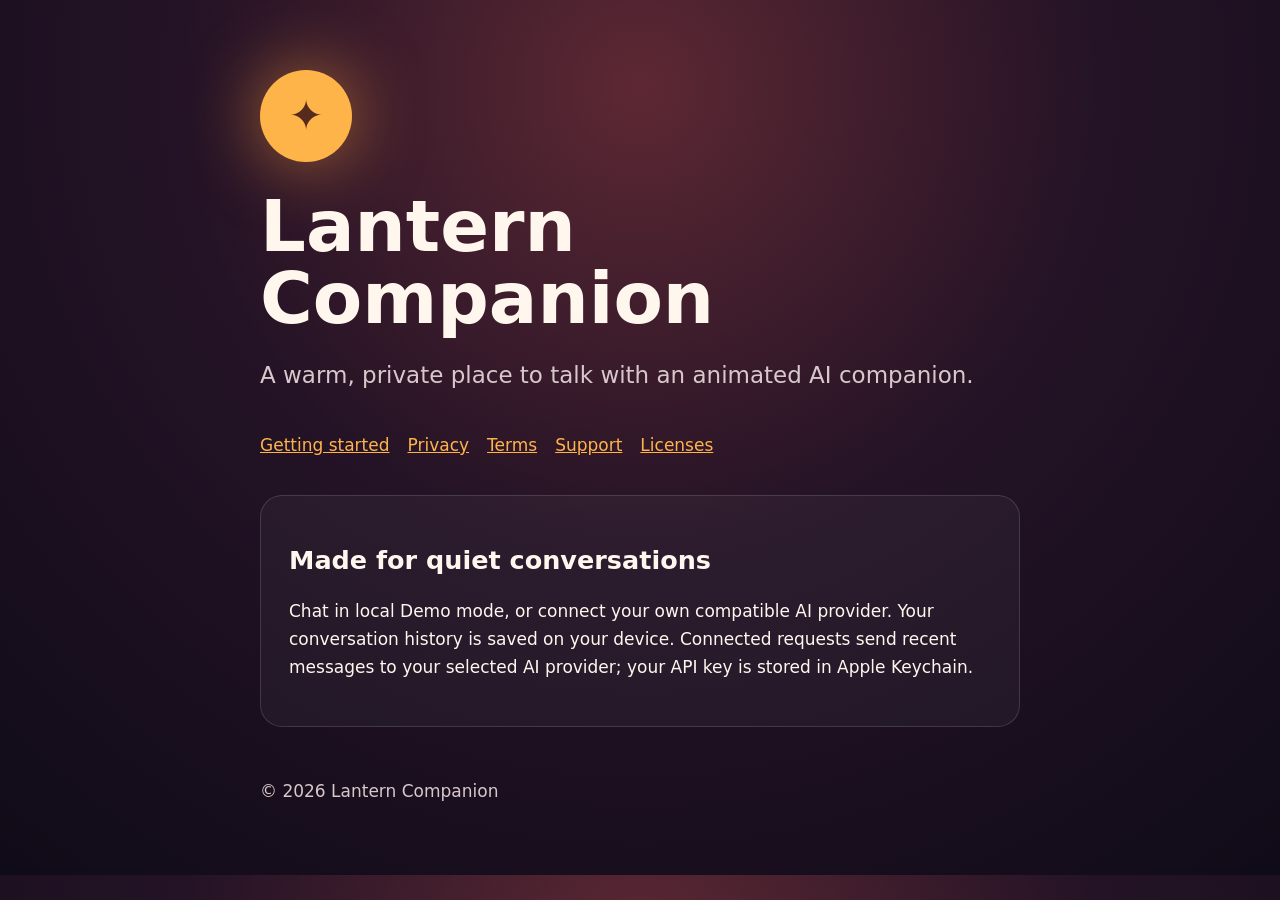
<file: index.html>
<!doctype html><html lang="en"><head><meta charset="utf-8"><meta name="viewport" content="width=device-width,initial-scale=1"><title>Lantern Companion</title><link rel="stylesheet" href="style.css"></head><body><main><div class="lantern">✦</div><h1>Lantern Companion</h1><p class="lead">A warm, private place to talk with an animated AI companion.</p><nav><a href="guides/">Getting started</a><a href="privacy/">Privacy</a><a href="terms/">Terms</a><a href="support/">Support</a><a href="licenses/">Licenses</a></nav><section><h2>Made for quiet conversations</h2><p>Chat in local Demo mode, or connect your own compatible AI provider. Your conversation history is saved on your device. Connected requests send recent messages to your selected AI provider; your API key is stored in Apple Keychain.</p></section><footer>© 2026 Lantern Companion</footer></main></body></html>
</file>
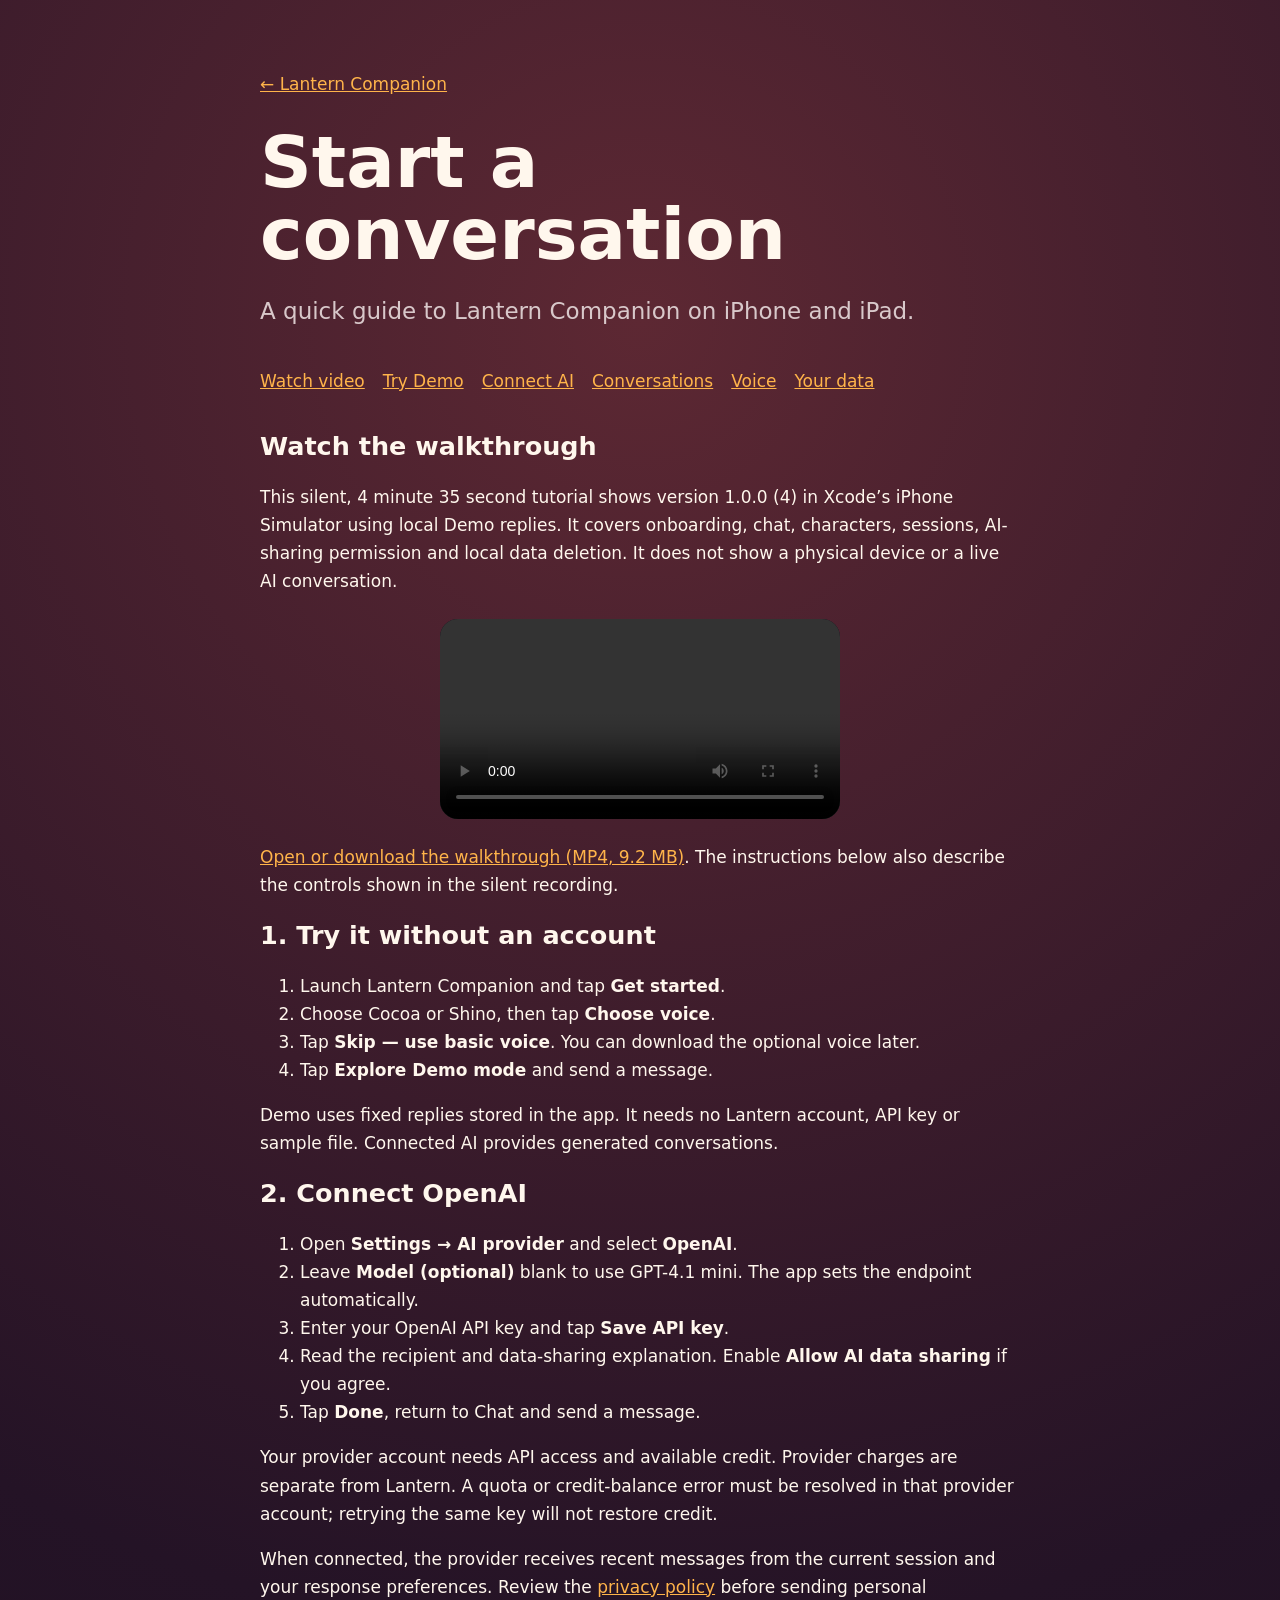
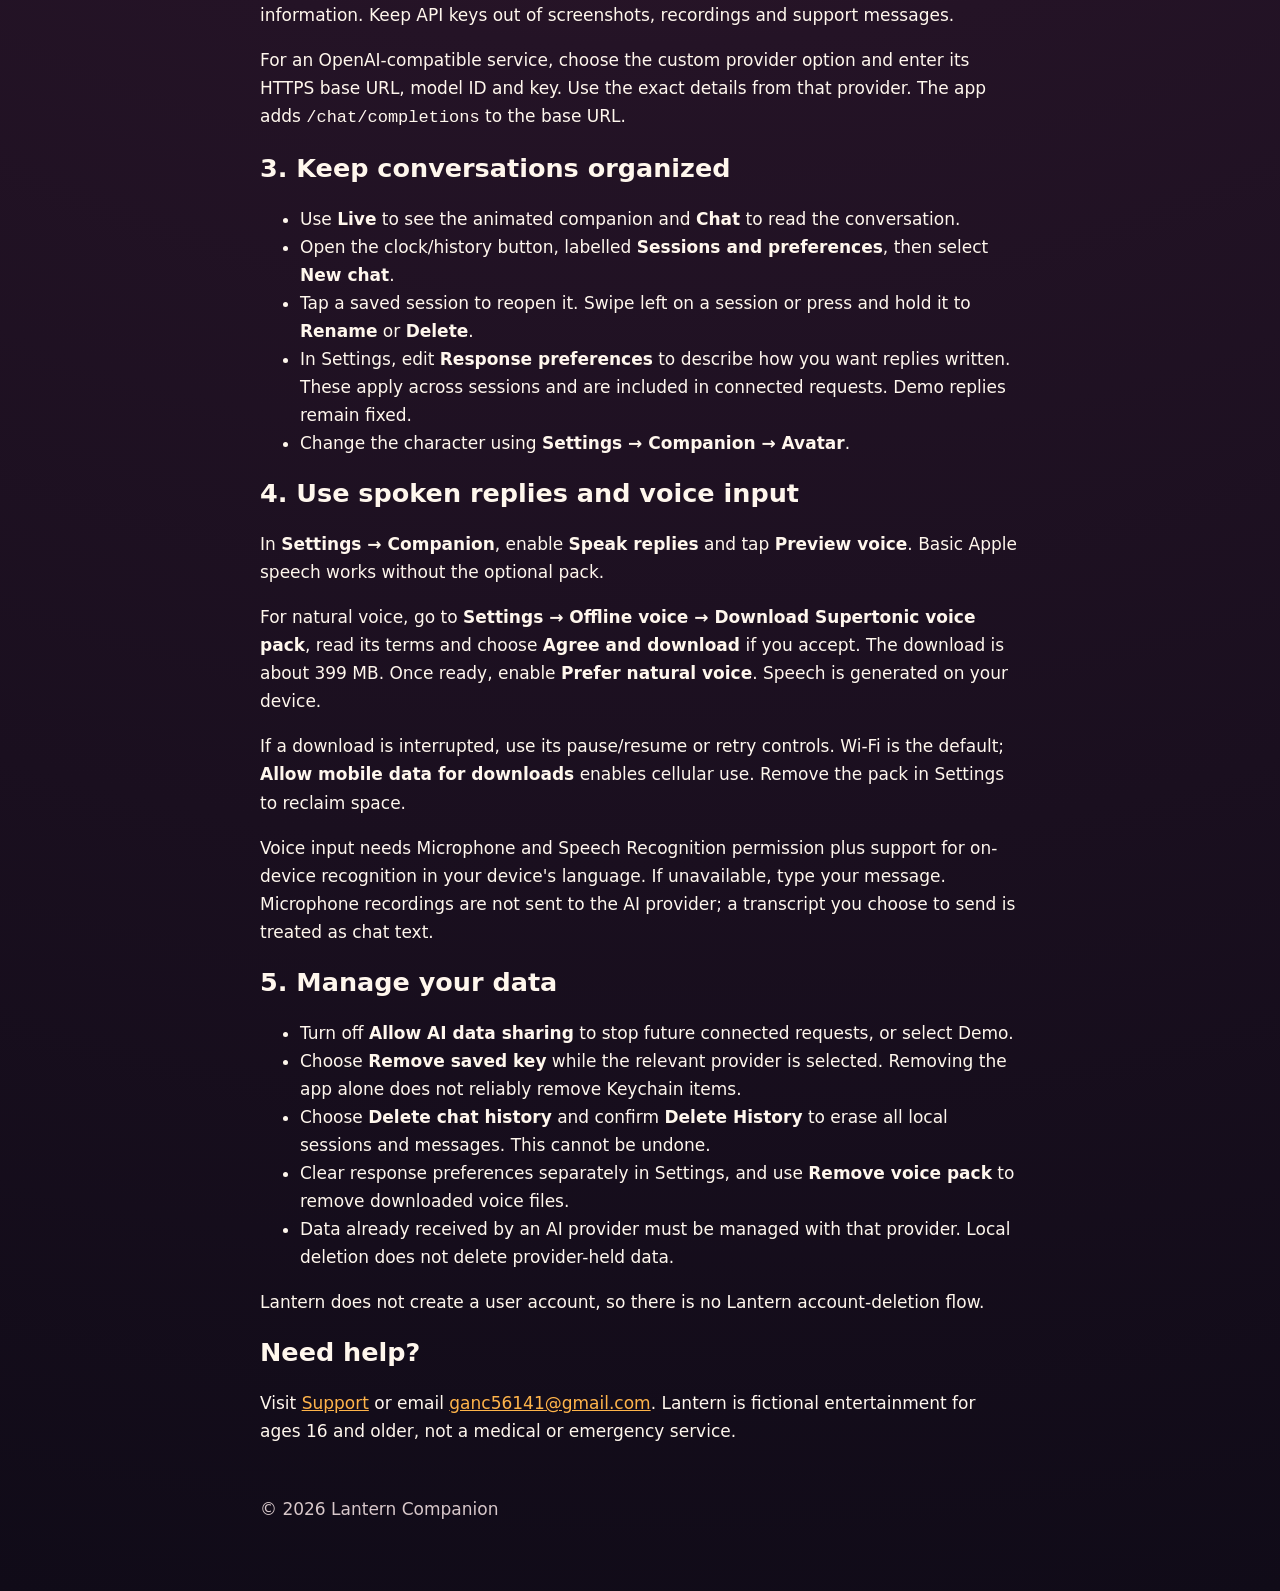
<file: guides/index.html>
<!doctype html>
<html lang="en"><head><meta charset="utf-8"><meta name="viewport" content="width=device-width,initial-scale=1"><title>How to use Lantern Companion</title><link rel="stylesheet" href="../style.css"></head>
<body><main>
<a href="../">← Lantern Companion</a>
<h1>Start a conversation</h1>
<p class="lead">A quick guide to Lantern Companion on iPhone and iPad.</p>
<nav aria-label="Guide sections"><a href="#walkthrough">Watch video</a><a href="#demo">Try Demo</a><a href="#ai">Connect AI</a><a href="#sessions">Conversations</a><a href="#voice">Voice</a><a href="#privacy">Your data</a></nav>
<h2 id="walkthrough">Watch the walkthrough</h2>
<p>This silent, 4 minute 35 second tutorial shows version 1.0.0 (4) in Xcode’s iPhone Simulator using local Demo replies. It covers onboarding, chat, characters, sessions, AI-sharing permission and local data deletion. It does not show a physical device or a live AI conversation.</p>
<video controls playsinline preload="metadata" aria-label="Lantern Companion Simulator Demo walkthrough" style="display:block;width:min(100%,400px);height:auto;margin:24px auto;border-radius:18px;background:#100b18"><source src="../media/Lantern-Build4-Simulator-Walkthrough.mp4" type="video/mp4">Your browser does not support video playback. Use the download link below.</video>
<p><a href="../media/Lantern-Build4-Simulator-Walkthrough.mp4">Open or download the walkthrough (MP4, 9.2 MB)</a>. The instructions below also describe the controls shown in the silent recording.</p>
<h2 id="demo">1. Try it without an account</h2>
<ol><li>Launch Lantern Companion and tap <strong>Get started</strong>.</li><li>Choose Cocoa or Shino, then tap <strong>Choose voice</strong>.</li><li>Tap <strong>Skip — use basic voice</strong>. You can download the optional voice later.</li><li>Tap <strong>Explore Demo mode</strong> and send a message.</li></ol>
<p>Demo uses fixed replies stored in the app. It needs no Lantern account, API key or sample file. Connected AI provides generated conversations.</p>
<h2 id="ai">2. Connect OpenAI</h2>
<ol><li>Open <strong>Settings → AI provider</strong> and select <strong>OpenAI</strong>.</li><li>Leave <strong>Model (optional)</strong> blank to use GPT-4.1 mini. The app sets the endpoint automatically.</li><li>Enter your OpenAI API key and tap <strong>Save API key</strong>.</li><li>Read the recipient and data-sharing explanation. Enable <strong>Allow AI data sharing</strong> if you agree.</li><li>Tap <strong>Done</strong>, return to Chat and send a message.</li></ol>
<p>Your provider account needs API access and available credit. Provider charges are separate from Lantern. A quota or credit-balance error must be resolved in that provider account; retrying the same key will not restore credit.</p>
<p>When connected, the provider receives recent messages from the current session and your response preferences. Review the <a href="../privacy/">privacy policy</a> before sending personal information. Keep API keys out of screenshots, recordings and support messages.</p>
<p>For an OpenAI-compatible service, choose the custom provider option and enter its HTTPS base URL, model ID and key. Use the exact details from that provider. The app adds <code>/chat/completions</code> to the base URL.</p>
<h2 id="sessions">3. Keep conversations organized</h2>
<ul><li>Use <strong>Live</strong> to see the animated companion and <strong>Chat</strong> to read the conversation.</li><li>Open the clock/history button, labelled <strong>Sessions and preferences</strong>, then select <strong>New chat</strong>.</li><li>Tap a saved session to reopen it. Swipe left on a session or press and hold it to <strong>Rename</strong> or <strong>Delete</strong>.</li><li>In Settings, edit <strong>Response preferences</strong> to describe how you want replies written. These apply across sessions and are included in connected requests. Demo replies remain fixed.</li><li>Change the character using <strong>Settings → Companion → Avatar</strong>.</li></ul>
<h2 id="voice">4. Use spoken replies and voice input</h2>
<p>In <strong>Settings → Companion</strong>, enable <strong>Speak replies</strong> and tap <strong>Preview voice</strong>. Basic Apple speech works without the optional pack.</p>
<p>For natural voice, go to <strong>Settings → Offline voice → Download Supertonic voice pack</strong>, read its terms and choose <strong>Agree and download</strong> if you accept. The download is about 399 MB. Once ready, enable <strong>Prefer natural voice</strong>. Speech is generated on your device.</p>
<p>If a download is interrupted, use its pause/resume or retry controls. Wi-Fi is the default; <strong>Allow mobile data for downloads</strong> enables cellular use. Remove the pack in Settings to reclaim space.</p>
<p>Voice input needs Microphone and Speech Recognition permission plus support for on-device recognition in your device's language. If unavailable, type your message. Microphone recordings are not sent to the AI provider; a transcript you choose to send is treated as chat text.</p>
<h2 id="privacy">5. Manage your data</h2>
<ul><li>Turn off <strong>Allow AI data sharing</strong> to stop future connected requests, or select Demo.</li><li>Choose <strong>Remove saved key</strong> while the relevant provider is selected. Removing the app alone does not reliably remove Keychain items.</li><li>Choose <strong>Delete chat history</strong> and confirm <strong>Delete History</strong> to erase all local sessions and messages. This cannot be undone.</li><li>Clear response preferences separately in Settings, and use <strong>Remove voice pack</strong> to remove downloaded voice files.</li><li>Data already received by an AI provider must be managed with that provider. Local deletion does not delete provider-held data.</li></ul>
<p>Lantern does not create a user account, so there is no Lantern account-deletion flow.</p>
<h2>Need help?</h2><p>Visit <a href="../support/">Support</a> or email <a href="mailto:ganc56141@gmail.com">ganc56141@gmail.com</a>. Lantern is fictional entertainment for ages 16 and older, not a medical or emergency service.</p>
<footer>© 2026 Lantern Companion</footer>
</main></body></html>
</file>
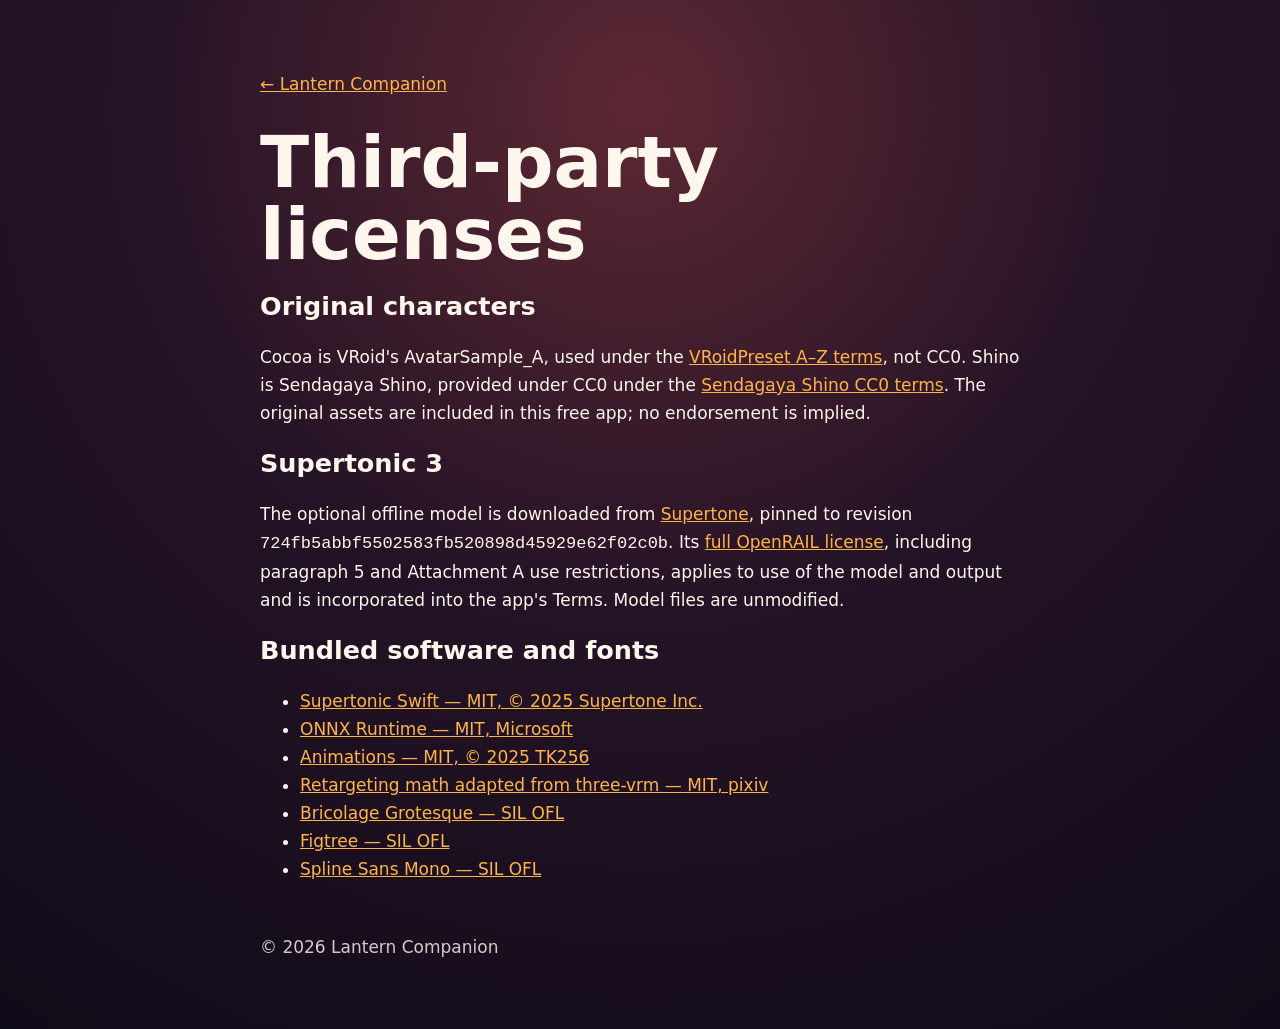
<file: licenses/index.html>
<!doctype html><html lang="en"><head><meta charset="utf-8"><meta name="viewport" content="width=device-width,initial-scale=1"><title>Licenses — Lantern Companion</title><link rel="stylesheet" href="../style.css"></head><body><main><a href="../">← Lantern Companion</a><h1>Third-party licenses</h1><h2>Original characters</h2><p>Cocoa is VRoid's AvatarSample_A, used under the <a href="https://vroid.pixiv.help/hc/en-us/articles/4402394424089-VRoidPreset-A-Z">VRoidPreset A–Z terms</a>, not CC0. Shino is Sendagaya Shino, provided under CC0 under the <a href="https://vroid.pixiv.help/hc/en-us/articles/360013482714-Sendagaya-Shino">Sendagaya Shino CC0 terms</a>. The original assets are included in this free app; no endorsement is implied.</p><h2>Supertonic 3</h2><p>The optional offline model is downloaded from <a href="https://huggingface.co/Supertone/supertonic-3">Supertone</a>, pinned to revision <code>724fb5abbf5502583fb520898d45929e62f02c0b</code>. Its <a href="Supertonic-Model-License.txt">full OpenRAIL license</a>, including paragraph 5 and Attachment A use restrictions, applies to use of the model and output and is incorporated into the app's Terms. Model files are unmodified.</p><h2>Bundled software and fonts</h2><ul><li><a href="Supertonic-LICENSE.txt">Supertonic Swift — MIT, © 2025 Supertone Inc.</a></li><li><a href="ONNXRuntime-License.txt">ONNX Runtime — MIT, Microsoft</a></li><li><a href="VRMA-License.txt">Animations — MIT, © 2025 TK256</a></li><li><a href="Pixiv-License.txt">Retargeting math adapted from three-vrm — MIT, pixiv</a></li><li><a href="Bricolage-OFL.txt">Bricolage Grotesque — SIL OFL</a></li><li><a href="Figtree-OFL.txt">Figtree — SIL OFL</a></li><li><a href="SplineSansMono-OFL.txt">Spline Sans Mono — SIL OFL</a></li></ul><footer>© 2026 Lantern Companion</footer></main></body></html>
</file>
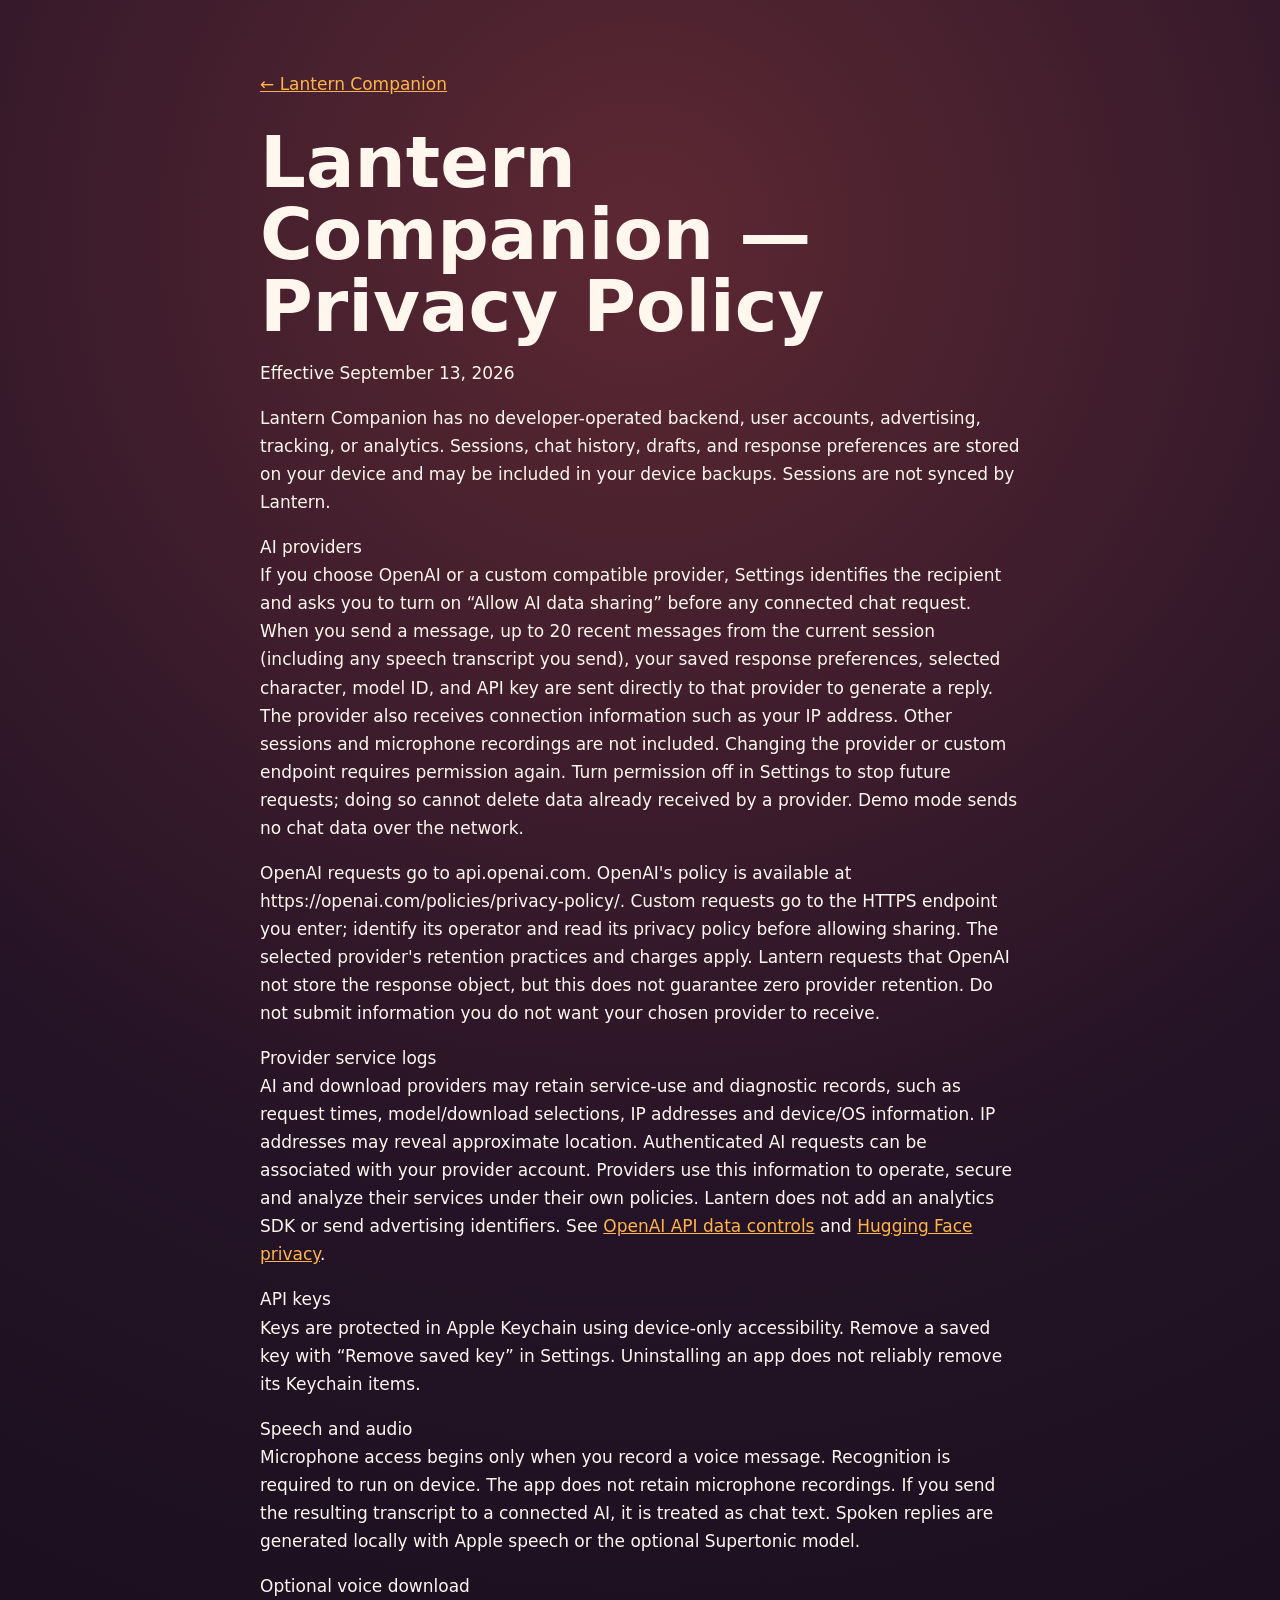
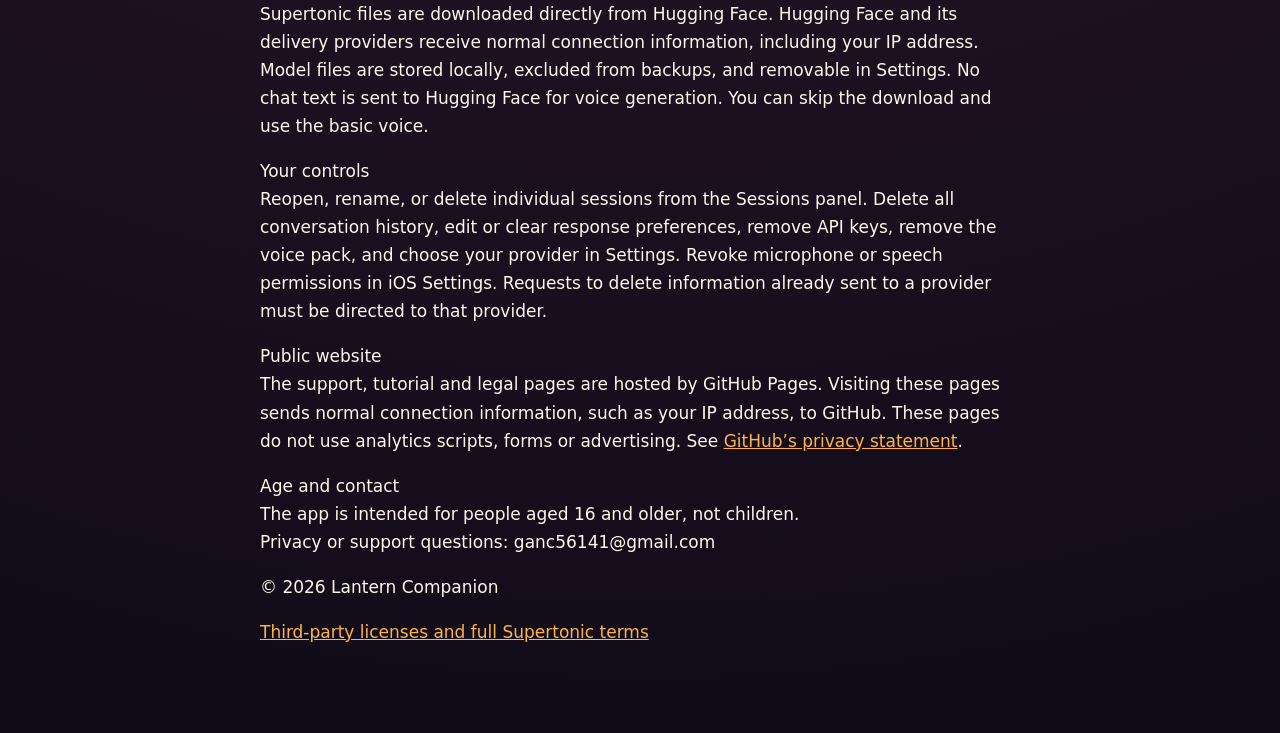
<file: privacy/index.html>
<!doctype html><html lang="en"><head><meta charset="utf-8"><meta name="viewport" content="width=device-width,initial-scale=1"><title>Lantern Companion — Privacy Policy</title><link rel="stylesheet" href="../style.css"></head><body><main><a href="../">← Lantern Companion</a><h1>Lantern Companion — Privacy Policy</h1><p>Effective September 13, 2026</p><p>Lantern Companion has no developer-operated backend, user accounts, advertising, tracking, or analytics. Sessions, chat history, drafts, and response preferences are stored on your device and may be included in your device backups. Sessions are not synced by Lantern.</p><p>AI providers<br>If you choose OpenAI or a custom compatible provider, Settings identifies the recipient and asks you to turn on “Allow AI data sharing” before any connected chat request. When you send a message, up to 20 recent messages from the current session (including any speech transcript you send), your saved response preferences, selected character, model ID, and API key are sent directly to that provider to generate a reply. The provider also receives connection information such as your IP address. Other sessions and microphone recordings are not included. Changing the provider or custom endpoint requires permission again. Turn permission off in Settings to stop future requests; doing so cannot delete data already received by a provider. Demo mode sends no chat data over the network.</p><p>OpenAI requests go to api.openai.com. OpenAI's policy is available at https://openai.com/policies/privacy-policy/. Custom requests go to the HTTPS endpoint you enter; identify its operator and read its privacy policy before allowing sharing. The selected provider's retention practices and charges apply. Lantern requests that OpenAI not store the response object, but this does not guarantee zero provider retention. Do not submit information you do not want your chosen provider to receive.</p><p>Provider service logs<br>AI and download providers may retain service-use and diagnostic records, such as request times, model/download selections, IP addresses and device/OS information. IP addresses may reveal approximate location. Authenticated AI requests can be associated with your provider account. Providers use this information to operate, secure and analyze their services under their own policies. Lantern does not add an analytics SDK or send advertising identifiers. See <a href="https://developers.openai.com/api/docs/guides/your-data">OpenAI API data controls</a> and <a href="https://huggingface.co/privacy">Hugging Face privacy</a>.</p><p>API keys<br>Keys are protected in Apple Keychain using device-only accessibility. Remove a saved key with “Remove saved key” in Settings. Uninstalling an app does not reliably remove its Keychain items.</p><p>Speech and audio<br>Microphone access begins only when you record a voice message. Recognition is required to run on device. The app does not retain microphone recordings. If you send the resulting transcript to a connected AI, it is treated as chat text. Spoken replies are generated locally with Apple speech or the optional Supertonic model.</p><p>Optional voice download<br>Supertonic files are downloaded directly from Hugging Face. Hugging Face and its delivery providers receive normal connection information, including your IP address. Model files are stored locally, excluded from backups, and removable in Settings. No chat text is sent to Hugging Face for voice generation. You can skip the download and use the basic voice.</p><p>Your controls<br>Reopen, rename, or delete individual sessions from the Sessions panel. Delete all conversation history, edit or clear response preferences, remove API keys, remove the voice pack, and choose your provider in Settings. Revoke microphone or speech permissions in iOS Settings. Requests to delete information already sent to a provider must be directed to that provider.</p><p>Public website<br>The support, tutorial and legal pages are hosted by GitHub Pages. Visiting these pages sends normal connection information, such as your IP address, to GitHub. These pages do not use analytics scripts, forms or advertising. See <a href="https://docs.github.com/en/site-policy/privacy-policies/github-general-privacy-statement">GitHub’s privacy statement</a>.</p><p>Age and contact<br>The app is intended for people aged 16 and older, not children.<br>Privacy or support questions: ganc56141@gmail.com</p><p>© 2026 Lantern Companion</p><p><a href="../licenses/">Third-party licenses and full Supertonic terms</a></p></main></body></html>
</file>
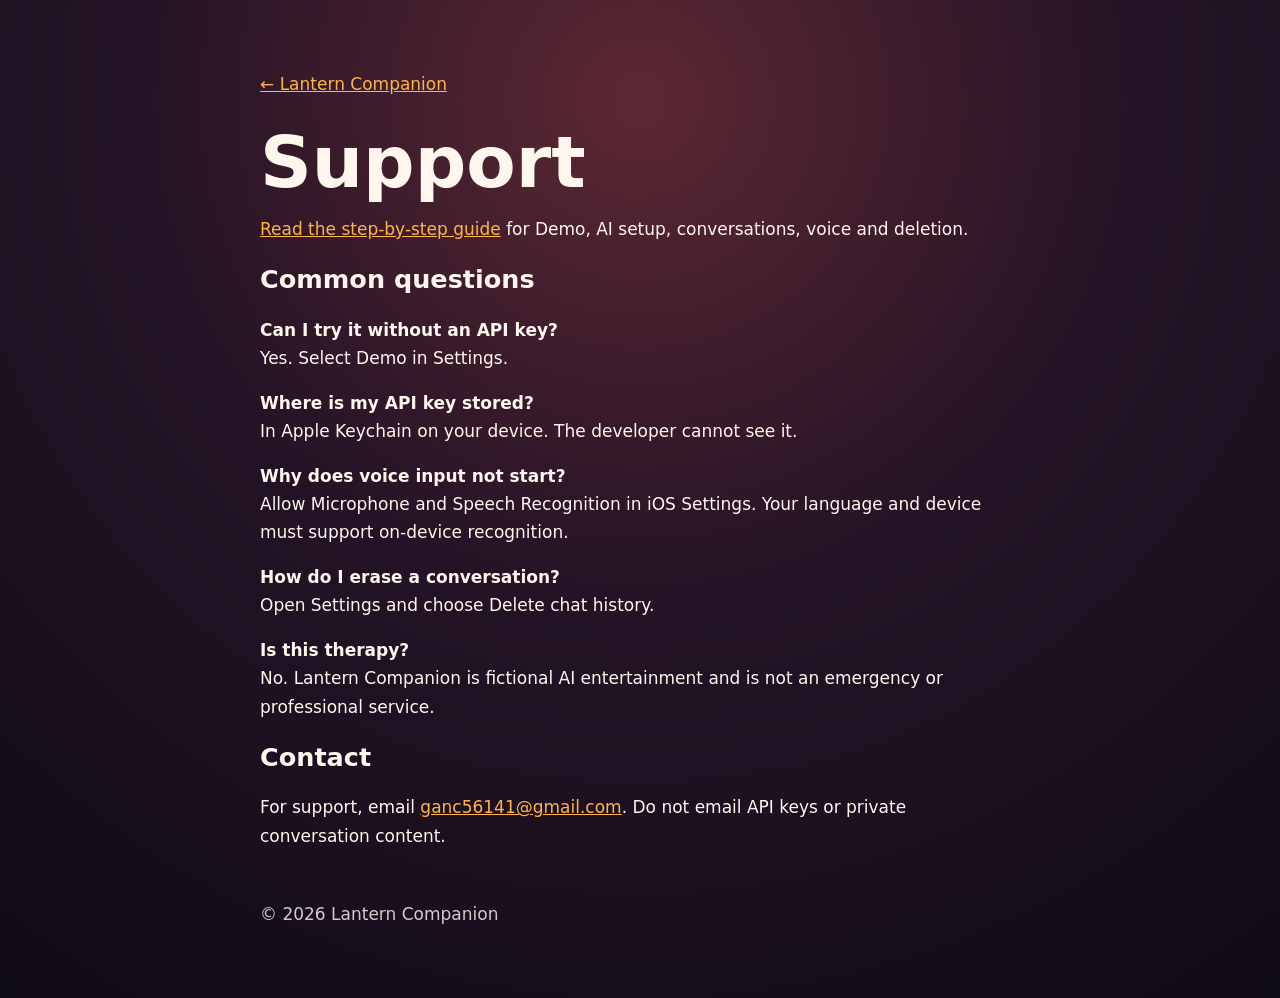
<file: support/index.html>
<!doctype html><html lang="en"><head><meta charset="utf-8"><meta name="viewport" content="width=device-width,initial-scale=1"><title>Support — Lantern Companion</title><link rel="stylesheet" href="../style.css"></head><body><main><a href="../">← Lantern Companion</a><h1>Support</h1><p><a href="../guides/">Read the step-by-step guide</a> for Demo, AI setup, conversations, voice and deletion.</p><h2>Common questions</h2><p><strong>Can I try it without an API key?</strong><br>Yes. Select Demo in Settings.</p><p><strong>Where is my API key stored?</strong><br>In Apple Keychain on your device. The developer cannot see it.</p><p><strong>Why does voice input not start?</strong><br>Allow Microphone and Speech Recognition in iOS Settings. Your language and device must support on-device recognition.</p><p><strong>How do I erase a conversation?</strong><br>Open Settings and choose Delete chat history.</p><p><strong>Is this therapy?</strong><br>No. Lantern Companion is fictional AI entertainment and is not an emergency or professional service.</p><h2>Contact</h2><p>For support, email <a href="mailto:ganc56141@gmail.com">ganc56141@gmail.com</a>. Do not email API keys or private conversation content.</p><footer>© 2026 Lantern Companion</footer></main></body></html>
</file>
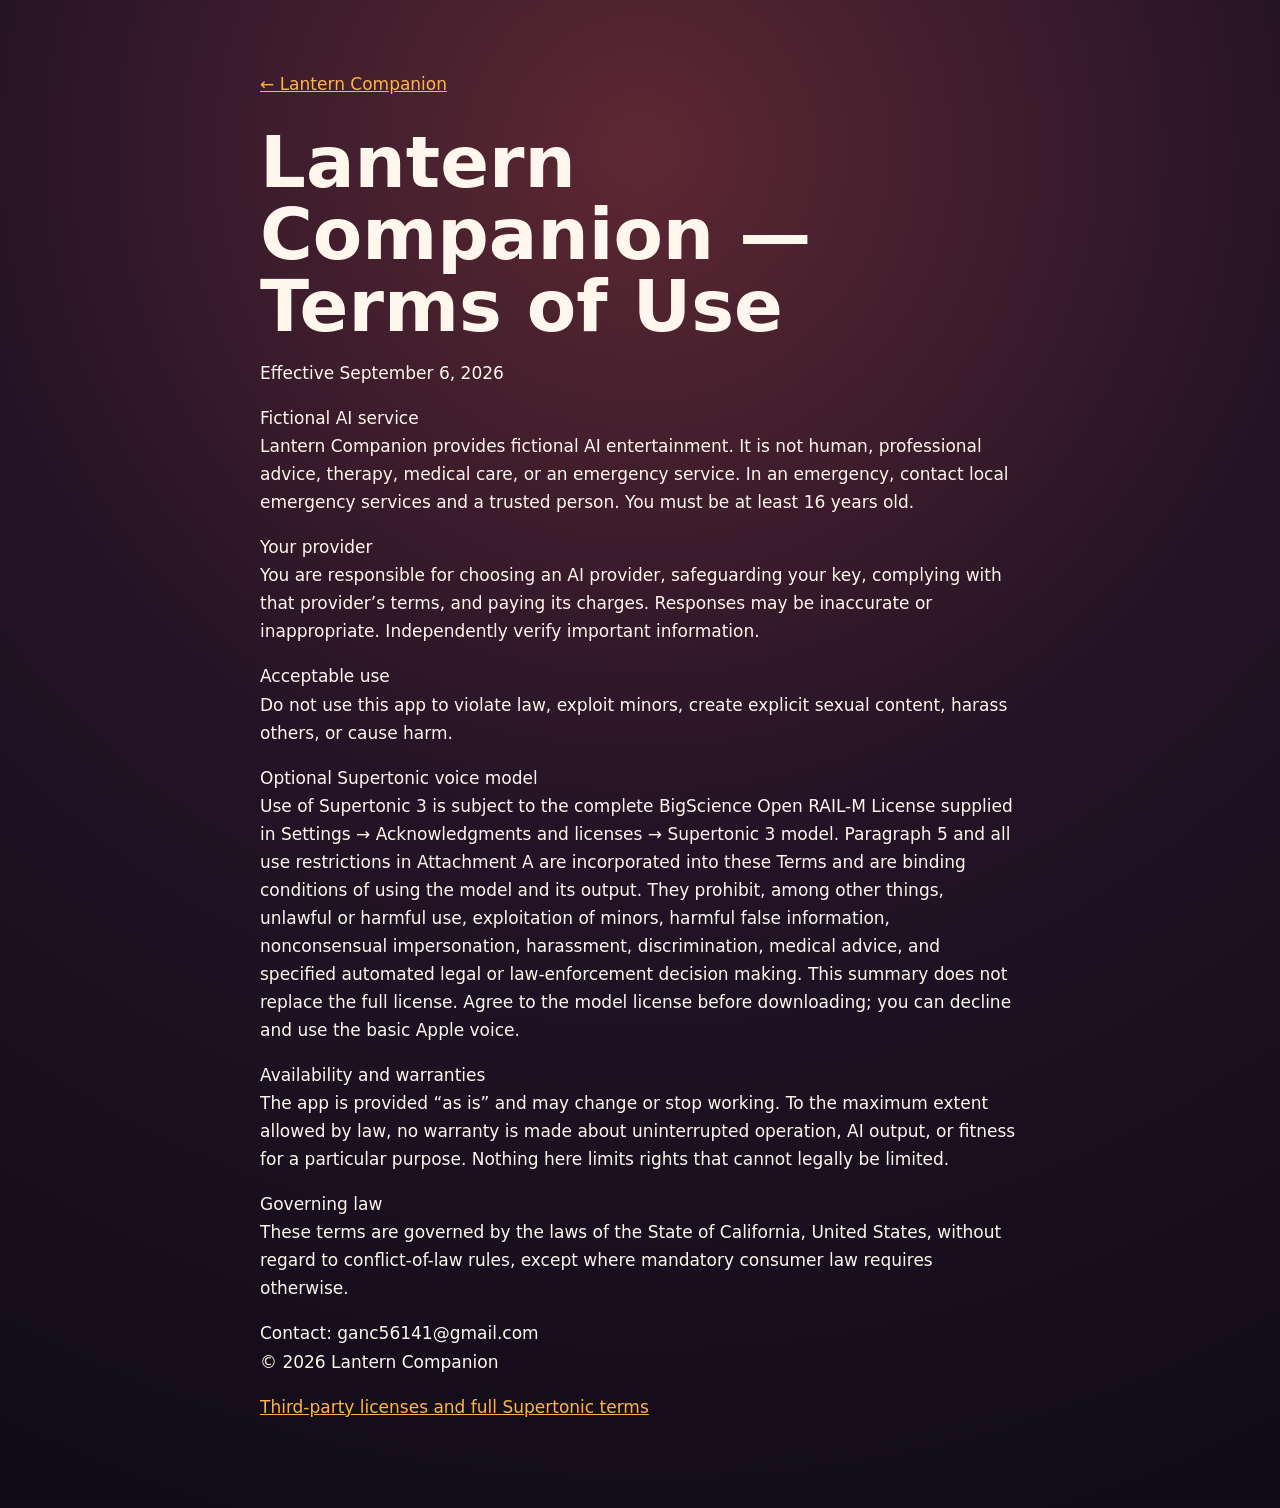
<file: terms/index.html>
<!doctype html><html lang="en"><head><meta charset="utf-8"><meta name="viewport" content="width=device-width,initial-scale=1"><title>Lantern Companion — Terms of Use</title><link rel="stylesheet" href="../style.css"></head><body><main><a href="../">← Lantern Companion</a><h1>Lantern Companion — Terms of Use</h1><p>Effective September 6, 2026</p><p>Fictional AI service<br>Lantern Companion provides fictional AI entertainment. It is not human, professional advice, therapy, medical care, or an emergency service. In an emergency, contact local emergency services and a trusted person. You must be at least 16 years old.</p><p>Your provider<br>You are responsible for choosing an AI provider, safeguarding your key, complying with that provider’s terms, and paying its charges. Responses may be inaccurate or inappropriate. Independently verify important information.</p><p>Acceptable use<br>Do not use this app to violate law, exploit minors, create explicit sexual content, harass others, or cause harm.</p><p>Optional Supertonic voice model<br>Use of Supertonic 3 is subject to the complete BigScience Open RAIL-M License supplied in Settings → Acknowledgments and licenses → Supertonic 3 model. Paragraph 5 and all use restrictions in Attachment A are incorporated into these Terms and are binding conditions of using the model and its output. They prohibit, among other things, unlawful or harmful use, exploitation of minors, harmful false information, nonconsensual impersonation, harassment, discrimination, medical advice, and specified automated legal or law-enforcement decision making. This summary does not replace the full license. Agree to the model license before downloading; you can decline and use the basic Apple voice.</p><p>Availability and warranties<br>The app is provided “as is” and may change or stop working. To the maximum extent allowed by law, no warranty is made about uninterrupted operation, AI output, or fitness for a particular purpose. Nothing here limits rights that cannot legally be limited.</p><p>Governing law<br>These terms are governed by the laws of the State of California, United States, without regard to conflict-of-law rules, except where mandatory consumer law requires otherwise.</p><p>Contact: ganc56141@gmail.com<br>© 2026 Lantern Companion</p><p><a href="../licenses/">Third-party licenses and full Supertonic terms</a></p></main></body></html>
</file>
<file: style.css>
:root{color-scheme:dark;--ink:#fff7ed;--muted:#d8c8ca;--amber:#ffb44a;--plum:#241326}*{box-sizing:border-box}body{margin:0;background:radial-gradient(circle at 50% 10%,#5d2833,var(--plum) 45%,#100b18);color:var(--ink);font:17px/1.65 system-ui,-apple-system,sans-serif}main{width:min(760px,calc(100% - 40px));margin:auto;padding:70px 0}.lantern{display:grid;place-items:center;width:92px;height:92px;border-radius:50%;background:var(--amber);color:#562b1d;font-size:42px;box-shadow:0 0 70px #ff9d3c99}h1{font-size:clamp(42px,8vw,72px);line-height:1;margin:28px 0 14px}.lead{font-size:23px;color:var(--muted)}nav{display:flex;gap:18px;flex-wrap:wrap;margin:36px 0}a{color:var(--amber)}section{padding:28px;border:1px solid #ffffff22;border-radius:22px;background:#ffffff0a}footer{margin-top:50px;color:var(--muted)}h2{line-height:1.2}
</file>
